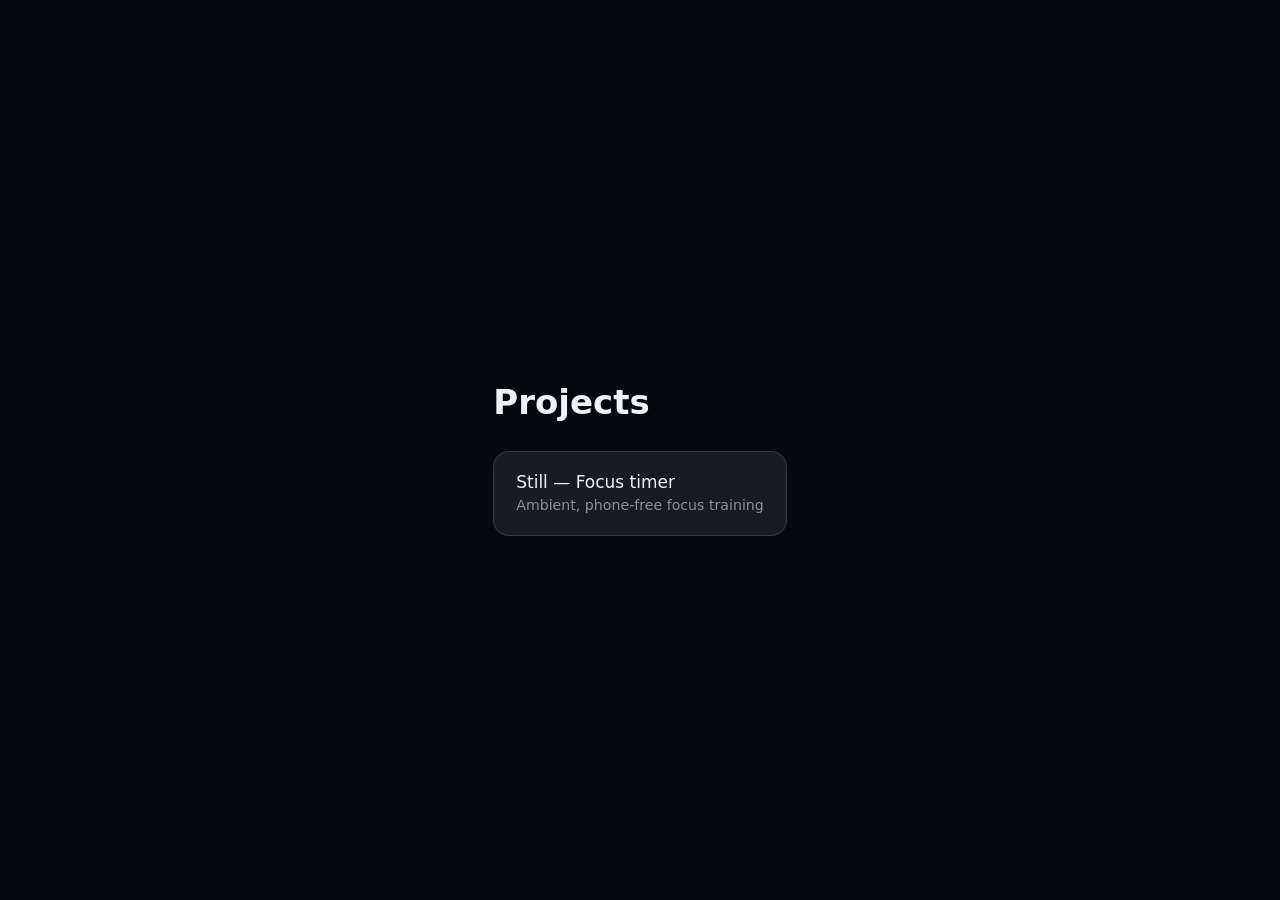
<file: index.html>
<!doctype html>
<html lang="en">
<head>
  <meta charset="utf-8">
  <meta name="viewport" content="width=device-width, initial-scale=1">
  <title>Test-Learn</title>
  <style>
    body { margin: 0; min-height: 100vh; display: grid; place-items: center; background: #05080d; color: #eef2f7;
           font: 17px/1.5 -apple-system, system-ui, sans-serif; padding: 16px; box-sizing: border-box; }
    a { display: block; padding: 18px 22px; margin: 10px 0; border-radius: 16px; background: rgba(255,255,255,.08);
        border: 1px solid rgba(255,255,255,.12); color: inherit; text-decoration: none; }
    small { display: block; opacity: .55; }
  </style>
</head>
<body>
  <main>
    <h1>Projects</h1>
    <a href="focus-timer/">Still — Focus timer<small>Ambient, phone-free focus training</small></a>
  </main>
</body>
</html>
</file>
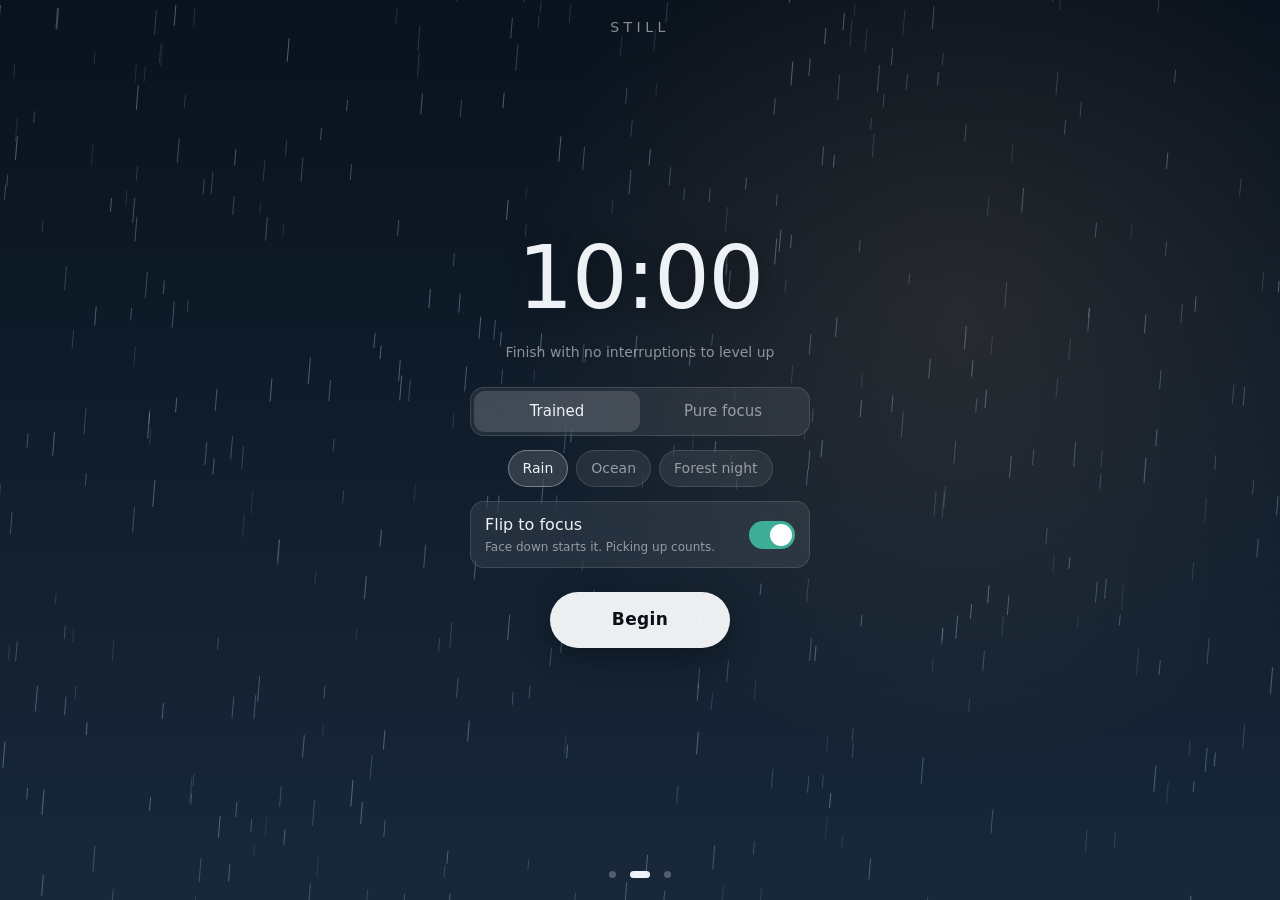
<file: focus-timer/index.html>
<!doctype html>
<html lang="en">
<head>
  <meta charset="utf-8">
  <meta name="viewport" content="width=device-width, initial-scale=1, viewport-fit=cover">
  <!-- These make it behave like an app when added to the iPhone Home Screen -->
  <meta name="apple-mobile-web-app-capable" content="yes">
  <meta name="mobile-web-app-capable" content="yes">
  <meta name="apple-mobile-web-app-status-bar-style" content="black-translucent">
  <meta name="apple-mobile-web-app-title" content="Still">
  <meta name="theme-color" content="#05080d">
  <title>Still</title>
  <link rel="manifest" href="manifest.webmanifest">
  <link rel="apple-touch-icon" href="icons/icon-180.png">
  <link rel="icon" href="icons/icon-180.png">
  <link rel="stylesheet" href="styles.css">
</head>
<body data-state="idle">
  <!-- The animated nature scene sits behind everything -->
  <canvas id="scene" aria-hidden="true"></canvas>

  <!-- Three side-by-side pages you swipe between: Stats ← Focus → Insights -->
  <main id="pager">
    <section class="page panel" id="page-stats" aria-label="Stats">
      <div class="page-inner" id="stats-body"></div>
    </section>

    <section class="page" id="page-focus" aria-label="Focus">
      <!-- Before a session -->
      <div class="view" id="view-idle">
        <header class="brand">Still</header>
        <div class="hero">
          <div id="big-time" class="big-time">10:00</div>
          <div id="big-caption" class="caption"></div>
        </div>
        <div class="controls">
          <div class="segmented" role="radiogroup" aria-label="Mode">
            <button data-mode="trained" role="radio">Trained</button>
            <button data-mode="pure" role="radio">Pure focus</button>
          </div>
          <div class="chips" role="radiogroup" aria-label="Soundscape">
            <button data-scene="rain" role="radio">Rain</button>
            <button data-scene="ocean" role="radio">Ocean</button>
            <button data-scene="forest" role="radio">Forest night</button>
          </div>
          <label class="switch-row">
            <span>Flip to focus<small>Face down starts it. Picking up counts.</small></span>
            <input type="checkbox" id="flip-toggle">
            <span class="switch" aria-hidden="true"></span>
          </label>
        </div>
        <button id="start-btn" class="start">Begin</button>
      </div>

      <!-- After running the "Focus On" Shortcut, waiting for a tap to begin -->
      <div class="view" id="view-prepped" hidden>
        <p class="lead">Focus mode on?</p>
        <p class="caption">Tap when you're ready.</p>
        <button id="begin-btn" class="start">Begin</button>
        <button class="link" data-cancel>Cancel</button>
      </div>

      <!-- Waiting for the phone to go face down -->
      <div class="view" id="view-arming" hidden>
        <div class="flip-icon" aria-hidden="true"><div></div></div>
        <p class="lead" id="arming-text">Place your phone face down to begin</p>
        <button class="link" data-cancel id="arming-cancel">Cancel</button>
      </div>

      <!-- During a session: almost nothing on screen. Tap to show controls. -->
      <div class="view" id="view-run" hidden>
        <div id="run-time" class="run-time">00:00</div>
        <div class="run-ui">
          <p class="caption" id="run-caption"></p>
          <button id="end-btn" class="ghost">End</button>
        </div>
        <p class="tap-hint">Tap to show controls</p>
      </div>

      <!-- Session summary -->
      <div class="view" id="view-done" hidden>
        <p class="lead" id="done-title"></p>
        <p class="caption" id="done-detail"></p>
        <p class="caption" id="done-ladder"></p>
        <button id="done-btn" class="start">Done</button>
      </div>
    </section>

    <section class="page panel" id="page-insights" aria-label="Insights">
      <div class="page-inner">
        <div id="insights-body"></div>

        <section class="card">
          <div class="card-head"><h2>Focus Mode shortcut</h2></div>
          <label class="switch-row">
            <span>Run Shortcuts on start/end<small>Silences notifications automatically</small></span>
            <input type="checkbox" id="sc-toggle">
            <span class="switch" aria-hidden="true"></span>
          </label>
          <div class="field"><label for="sc-start">Start shortcut name</label><input id="sc-start" autocomplete="off"></div>
          <div class="field"><label for="sc-end">End shortcut name</label><input id="sc-end" autocomplete="off"></div>
          <details>
            <summary>How to set it up (2 min)</summary>
            <ol class="small">
              <li>Open the <b>Shortcuts</b> app → tap <b>+</b>.</li>
              <li>Add the action <b>Set Focus</b> → choose <b>Do Not Disturb</b> → <b>Turn On</b> → <b>Until Turned Off</b>.</li>
              <li>Name it exactly <b>Focus On</b> (or match the name above).</li>
              <li>Make a second shortcut that turns it <b>Off</b>, named <b>Focus Off</b>.</li>
              <li>Turn the switch above on. When you tap Begin, Still opens the shortcut; tap <b>◀ Still</b> in the top-left corner to come back.</li>
            </ol>
          </details>
          <button class="ghost small" id="sc-test">Test start shortcut</button>
        </section>

        <section class="card">
          <div class="card-head"><h2>Settings</h2></div>
          <div class="field"><label for="volume">Sound volume</label><input type="range" id="volume" min="0" max="1" step="0.05"></div>
          <div class="row-buttons">
            <button class="ghost small" id="export-btn">Export data</button>
            <button class="ghost small danger" id="reset-btn">Reset all data</button>
          </div>
          <p class="muted small">Your data stays on this device.</p>
        </section>
      </div>
    </section>
  </main>

  <nav id="dots" aria-label="Screens">
    <button data-page="0" aria-label="Stats"></button>
    <button data-page="1" aria-label="Focus"></button>
    <button data-page="2" aria-label="Insights"></button>
  </nav>

  <!-- Urge-surfing sheet: appears when you leave, pick up, or try to end early -->
  <div id="sheet" class="sheet" hidden role="dialog" aria-modal="true" aria-labelledby="sheet-title">
    <div class="sheet-card">
      <h2 id="sheet-title"></h2>
      <p class="caption" id="sheet-sub"></p>
      <div class="breath"><div class="breath-circle"></div><div class="breath-label" id="breath-label">Breathe in</div></div>
      <p class="caption" id="breath-count">1:00</p>
      <p class="q">What pulled you?</p>
      <div class="chips" id="reason-chips">
        <button data-reason="bored">Bored</button>
        <button data-reason="notification">Notification</button>
        <button data-reason="needed">Needed something</button>
        <button data-reason="other">Other</button>
      </div>
      <button id="back-btn" class="start small">Back to focus</button>
      <button id="end-session-btn" class="link" hidden>End session</button>
    </div>
  </div>

  <div id="toast" class="toast" hidden></div>

  <script type="module" src="js/app.js"></script>
</body>
</html>
</file>
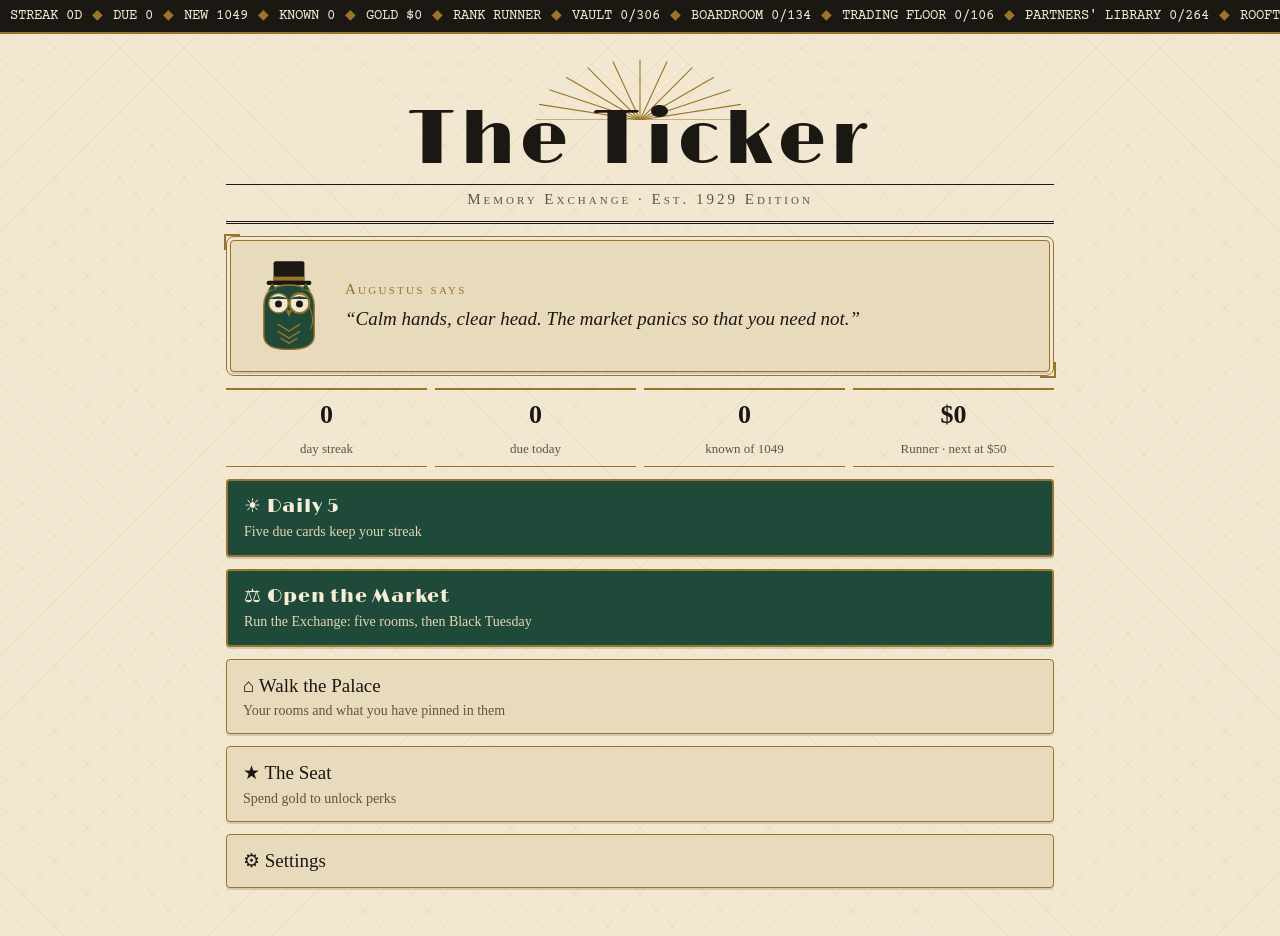
<file: memory-game/index.html>
<!doctype html>
<!--
  index.html — the single page the whole game lives in.
  Big picture: HTML is the skeleton, style.css is the look, and the js/ files
  are the behaviour. Scripts load in order at the bottom: data first, then
  the helpers, then app.js, which uses all of them.
-->
<html lang="en">
<head>
  <meta charset="utf-8">
  <meta name="viewport" content="width=device-width, initial-scale=1, viewport-fit=cover">
  <title>The Ticker</title>
  <meta name="description" content="A 1920s Wall Street memory roguelike with spaced repetition.">

  <!-- Home Screen app settings (iPhone/iPad) -->
  <link rel="manifest" href="manifest.webmanifest">
  <meta name="apple-mobile-web-app-capable" content="yes">
  <meta name="mobile-web-app-capable" content="yes">
  <meta name="apple-mobile-web-app-status-bar-style" content="black-translucent">
  <meta name="apple-mobile-web-app-title" content="The Ticker">
  <link rel="apple-touch-icon" href="icons/icon-180.png">
  <link rel="icon" href="icons/icon-192.png">
  <meta name="theme-color" content="#14110c">

  <!-- Fonts: Limelight (Art Deco headlines), Old Standard TT (1920s newsprint),
       Courier Prime (ticker tape). The service worker caches them for offline. -->
  <link rel="preconnect" href="https://fonts.googleapis.com">
  <link rel="preconnect" href="https://fonts.gstatic.com" crossorigin>
  <link href="https://fonts.googleapis.com/css2?family=Limelight&family=Old+Standard+TT:ital,wght@0,400;0,700;1,400&family=Courier+Prime:wght@400;700&display=swap" rel="stylesheet">
  <link rel="stylesheet" href="style.css">
</head>
<body>
  <div id="tape" class="tape" aria-hidden="true"></div>
  <main id="app"></main>

  <script src="js/cards-data.js"></script>
  <script src="js/srs.js"></script>
  <script src="js/store.js"></script>
  <script src="js/answer.js"></script>
  <script src="js/fx.js"></script>
  <script src="js/theme.js"></script>
  <script src="js/art.js"></script>
  <script src="js/app.js"></script>
</body>
</html>
</file>
<file: focus-timer/styles.css>
/* styles.css — the look. Dark, calm, glassy panels over the animated scene. */

:root {
  --bg: #05080d;
  --text: #eef2f7;
  --muted: rgba(238, 242, 247, 0.55);
  --glass: rgba(255, 255, 255, 0.08);
  --glass-strong: rgba(255, 255, 255, 0.14);
  --line: rgba(255, 255, 255, 0.12);
  --accent: #7fe0c2;
  --danger: #ff8a8a;
  --h0: rgba(255, 255, 255, 0.06);
  --h1: #1d4d4a;
  --h2: #2a7a6f;
  --h3: #3fae97;
  --h4: #7fe0c2;
  --clock: 1;
  --safe-top: env(safe-area-inset-top, 0px);
  --safe-bottom: env(safe-area-inset-bottom, 0px);
}

* { box-sizing: border-box; -webkit-tap-highlight-color: transparent; }

html, body {
  margin: 0;
  height: 100%;
  background: var(--bg);
  color: var(--text);
  font: 16px/1.4 -apple-system, BlinkMacSystemFont, "SF Pro Text", system-ui, sans-serif;
  overscroll-behavior: none;
  overflow: hidden;
  -webkit-user-select: none;
  user-select: none;
}

button { font: inherit; color: inherit; border: 0; background: none; cursor: pointer; }
[hidden] { display: none !important; }

#scene { position: fixed; inset: 0; width: 100%; height: 100%; }

/* ---------- Pager: three full-width pages, snapping ---------- */
#pager {
  position: fixed;
  inset: 0;
  display: flex;
  overflow-x: auto;
  overflow-y: hidden;
  scroll-snap-type: x mandatory;
  scrollbar-width: none;
}
#pager::-webkit-scrollbar { display: none; }
body.locked #pager { overflow-x: hidden; }

.page {
  flex: 0 0 100%;
  height: 100%;
  scroll-snap-align: center;
  scroll-snap-stop: always;
  overflow-y: auto;
  position: relative;
}
.panel {
  background: rgba(5, 8, 13, 0.72);
  -webkit-backdrop-filter: blur(18px);
  backdrop-filter: blur(18px);
}
.page-inner {
  max-width: 560px;
  margin: 0 auto;
  padding: calc(var(--safe-top) + 28px) 16px calc(var(--safe-bottom) + 64px);
  -webkit-user-select: text;
  user-select: text;
}

#dots {
  position: fixed;
  left: 50%;
  bottom: calc(var(--safe-bottom) + 14px);
  transform: translateX(-50%);
  display: flex;
  gap: 4px;
  transition: opacity 0.4s;
}
#dots button { padding: 8px 5px; }
#dots button::before {
  content: "";
  display: block;
  width: 7px; height: 7px;
  border-radius: 50%;
  background: var(--muted);
  opacity: 0.5;
  transition: all 0.25s;
}
#dots button.on::before { width: 20px; border-radius: 4px; opacity: 1; background: var(--text); }
body.locked #dots { opacity: 0; pointer-events: none; }

/* ---------- Focus page ---------- */
#page-focus .view {
  position: absolute;
  inset: 0;
  display: flex;
  flex-direction: column;
  align-items: center;
  justify-content: center;
  gap: 18px;
  padding: calc(var(--safe-top) + 20px) 16px calc(var(--safe-bottom) + 56px);
  text-align: center;
}

.brand {
  position: absolute;
  top: calc(var(--safe-top) + 18px);
  font-size: 14px;
  letter-spacing: 0.32em;
  text-transform: uppercase;
  color: var(--muted);
}
.hero { margin-bottom: 6px; }
.big-time {
  font-size: clamp(56px, 18vw, 88px);
  font-weight: 200;
  letter-spacing: -0.02em;
  font-variant-numeric: tabular-nums;
  text-shadow: 0 2px 24px rgba(0, 0, 0, 0.4);
}
.caption { color: var(--muted); font-size: 14px; margin: 4px 0 0; }
.lead { font-size: 22px; font-weight: 300; margin: 0; max-width: 300px; }
.small { font-size: 13px; }
.muted { color: var(--muted); }

.controls { display: flex; flex-direction: column; gap: 14px; width: 100%; max-width: 340px; }

.segmented {
  display: flex;
  background: var(--glass);
  border: 1px solid var(--line);
  border-radius: 14px;
  padding: 3px;
  -webkit-backdrop-filter: blur(12px);
  backdrop-filter: blur(12px);
}
.segmented button { flex: 1; padding: 10px; border-radius: 11px; font-size: 15px; color: var(--muted); transition: all 0.2s; }
.segmented button[aria-checked="true"] { background: var(--glass-strong); color: var(--text); }

.chips { display: flex; flex-wrap: wrap; gap: 8px; justify-content: center; }
.chips button {
  padding: 8px 14px;
  border-radius: 999px;
  border: 1px solid var(--line);
  background: var(--glass);
  font-size: 14px;
  color: var(--muted);
  -webkit-backdrop-filter: blur(12px);
  backdrop-filter: blur(12px);
  transition: all 0.2s;
}
.chips button[aria-checked="true"] { color: var(--text); background: var(--glass-strong); border-color: rgba(255, 255, 255, 0.35); }
.chips button.on { color: #0a1018; background: var(--accent); border-color: var(--accent); }

.switch-row {
  display: flex;
  align-items: center;
  justify-content: space-between;
  gap: 12px;
  text-align: left;
  padding: 12px 14px;
  border-radius: 14px;
  background: var(--glass);
  border: 1px solid var(--line);
  cursor: pointer;
  -webkit-backdrop-filter: blur(12px);
  backdrop-filter: blur(12px);
}
.switch-row small { display: block; color: var(--muted); font-size: 12px; margin-top: 2px; }
.switch-row input { position: absolute; opacity: 0; pointer-events: none; }
.switch { flex: none; width: 46px; height: 28px; border-radius: 14px; background: rgba(255, 255, 255, 0.18); position: relative; transition: background 0.2s; }
.switch::after { content: ""; position: absolute; top: 3px; left: 3px; width: 22px; height: 22px; border-radius: 50%; background: #fff; transition: transform 0.2s; }
.switch-row input:checked + .switch { background: var(--h3); }
.switch-row input:checked + .switch::after { transform: translateX(18px); }
.switch-row input:focus-visible + .switch { outline: 2px solid var(--accent); outline-offset: 2px; }

.start {
  margin-top: 6px;
  min-width: 180px;
  padding: 16px 32px;
  border-radius: 999px;
  background: rgba(255, 255, 255, 0.92);
  color: #0a1018;
  font-size: 17px;
  font-weight: 600;
  letter-spacing: 0.02em;
  box-shadow: 0 8px 30px rgba(0, 0, 0, 0.35);
  transition: transform 0.15s;
}
.start:active { transform: scale(0.97); }
.start.small { min-width: 0; padding: 13px 28px; font-size: 16px; }
.ghost { padding: 10px 22px; border-radius: 999px; border: 1px solid var(--line); background: var(--glass); }
.ghost.small { padding: 8px 14px; font-size: 14px; }
.danger { color: var(--danger); }
.link { color: var(--muted); padding: 10px; font-size: 15px; }

/* Arming: a phone icon slowly flipping */
.flip-icon { width: 54px; height: 90px; perspective: 400px; }
.flip-icon div {
  width: 100%; height: 100%;
  border: 2px solid var(--text);
  border-radius: 12px;
  animation: flip 2.6s ease-in-out infinite;
}
@keyframes flip { 0%, 20% { transform: rotateX(0); } 60%, 100% { transform: rotateX(180deg); opacity: 0.3; } }

/* Running: just the fading clock. Tap reveals the rest. */
.run-time {
  font-size: clamp(48px, 15vw, 76px);
  font-weight: 200;
  font-variant-numeric: tabular-nums;
  opacity: var(--clock);
  transition: opacity 0.6s;
}
.run-ui { opacity: 0; pointer-events: none; transition: opacity 0.4s; display: flex; flex-direction: column; align-items: center; gap: 14px; }
body.reveal .run-time { opacity: 1; }
body.reveal .run-ui { opacity: 1; pointer-events: auto; }
.tap-hint { position: absolute; bottom: calc(var(--safe-bottom) + 24px); font-size: 12px; color: var(--muted); opacity: calc(var(--clock) * 0.8); transition: opacity 0.4s; }
body.reveal .tap-hint { opacity: 0; }

/* ---------- Urge-surfing sheet ---------- */
.sheet {
  position: fixed;
  inset: 0;
  display: flex;
  align-items: flex-end;
  justify-content: center;
  background: rgba(0, 0, 0, 0.55);
  animation: fade-in 0.3s;
  z-index: 10;
}
.sheet-card {
  width: 100%;
  max-width: 480px;
  padding: 26px 20px calc(var(--safe-bottom) + 22px);
  border-radius: 26px 26px 0 0;
  background: rgba(16, 22, 32, 0.92);
  -webkit-backdrop-filter: blur(24px);
  backdrop-filter: blur(24px);
  border-top: 1px solid var(--line);
  text-align: center;
  display: flex;
  flex-direction: column;
  align-items: center;
  gap: 10px;
  animation: slide-up 0.35s ease-out;
}
.sheet-card h2 { margin: 0; font-weight: 500; font-size: 21px; }
.sheet-card .caption { max-width: 320px; }
.breath { position: relative; width: 150px; height: 150px; display: grid; place-items: center; margin: 6px 0; }
.breath-circle {
  position: absolute; inset: 0;
  border-radius: 50%;
  background: radial-gradient(circle, rgba(127, 224, 194, 0.45), rgba(127, 224, 194, 0.08) 70%);
  border: 1px solid rgba(127, 224, 194, 0.5);
  animation: breathe 10s ease-in-out infinite;
}
.breath-label { position: relative; font-size: 15px; }
@keyframes breathe { 0% { transform: scale(0.55); } 40% { transform: scale(1); } 100% { transform: scale(0.55); } }
.q { margin: 8px 0 0; font-size: 14px; color: var(--muted); }
@keyframes fade-in { from { opacity: 0; } }
@keyframes slide-up { from { transform: translateY(40px); opacity: 0; } }

.toast {
  position: fixed;
  left: 50%;
  top: calc(var(--safe-top) + 14px);
  transform: translateX(-50%);
  max-width: calc(100% - 32px);
  padding: 10px 16px;
  border-radius: 14px;
  background: rgba(20, 28, 40, 0.95);
  border: 1px solid var(--line);
  font-size: 14px;
  z-index: 20;
  animation: fade-in 0.3s;
}

/* ---------- Stats + Insights pages ---------- */
h1 { font-size: 30px; font-weight: 600; margin: 0 0 16px; }
h2 { font-size: 16px; font-weight: 600; margin: 0; }

.tiles { display: grid; grid-template-columns: 1fr 1fr; gap: 10px; margin-bottom: 12px; }
.tile { padding: 14px; border-radius: 16px; background: var(--glass); border: 1px solid var(--line); }
.tile-num { font-size: 26px; font-weight: 600; font-variant-numeric: tabular-nums; }
.tile-num span { font-size: 15px; color: var(--muted); margin-left: 2px; font-weight: 500; }
.tile-label { font-size: 12px; color: var(--muted); margin-top: 2px; }
.up { color: var(--accent); }
.down { color: var(--danger); }

.card { padding: 16px; border-radius: 18px; background: var(--glass); border: 1px solid var(--line); margin-bottom: 12px; }
.card-head { display: flex; justify-content: space-between; align-items: baseline; margin-bottom: 12px; }
.card-head .muted { font-size: 13px; }
.insight p { margin: 0; line-height: 1.5; }
.insight b { color: var(--accent); font-weight: 600; }

.heatmap {
  display: grid;
  grid-template-columns: repeat(var(--weeks), 1fr);
  grid-template-rows: repeat(7, auto);
  grid-auto-flow: column;
  gap: 3px;
}
.cell { display: block; aspect-ratio: 1; border-radius: 3px; padding: 0; background: var(--h0); }
.cell.l1 { background: var(--h1); }
.cell.l2 { background: var(--h2); }
.cell.l3 { background: var(--h3); }
.cell.l4 { background: var(--h4); }
.cell.lx { background: transparent; }
.cell.today { outline: 1.5px solid rgba(255, 255, 255, 0.7); outline-offset: 0; }
.heat-foot { display: flex; justify-content: space-between; align-items: center; margin-top: 10px; font-size: 12px; gap: 8px; }
.legend { display: flex; align-items: center; gap: 3px; color: var(--muted); }
.legend .cell { width: 10px; height: 10px; }

.list { list-style: none; margin: 0; padding: 0; }
.list li { display: flex; justify-content: space-between; gap: 10px; padding: 10px 0; border-top: 1px solid var(--line); font-size: 15px; }
.list li:first-child { border-top: 0; padding-top: 0; }
.list small { display: block; font-size: 12px; }
.list .right { text-align: right; font-variant-numeric: tabular-nums; }

.ladder { height: 8px; border-radius: 4px; background: var(--h0); overflow: hidden; margin-bottom: 10px; }
.ladder div { height: 100%; min-width: 8px; background: linear-gradient(90deg, var(--h2), var(--h4)); border-radius: 4px; }

.bars { display: flex; flex-direction: column; gap: 9px; }
.bar-row { display: grid; grid-template-columns: 130px 1fr 26px; align-items: center; gap: 10px; font-size: 14px; }
.bar-row b { text-align: right; font-weight: 600; font-variant-numeric: tabular-nums; }
.bar { height: 8px; border-radius: 4px; background: var(--h0); overflow: hidden; }
.bar div { height: 100%; background: var(--h3); border-radius: 4px; }

.card .switch-row { margin-bottom: 12px; }
.field { display: flex; flex-direction: column; gap: 6px; margin-bottom: 12px; font-size: 14px; }
.field label { color: var(--muted); }
.field input:not([type="range"]) {
  font: inherit;
  font-size: 16px; /* 16px stops iOS zooming in on tap */
  color: var(--text);
  background: rgba(0, 0, 0, 0.25);
  border: 1px solid var(--line);
  border-radius: 10px;
  padding: 10px 12px;
}
.field input[type="range"] { width: 100%; accent-color: var(--h3); }
details { margin-bottom: 12px; font-size: 14px; }
summary { cursor: pointer; color: var(--accent); }
ol { padding-left: 20px; margin: 10px 0 0; line-height: 1.6; }
.row-buttons { display: flex; gap: 8px; flex-wrap: wrap; margin-bottom: 8px; }

@media (prefers-reduced-motion: reduce) {
  .breath-circle, .flip-icon div { animation-duration: 20s; }
}
</file>
<file: memory-game/style.css>
/* style.css — the look of The Ticker: 1920s Wall Street, Art Deco.
   Big picture: colours are defined once as variables on :root ("tokens").
   Dark mode just swaps those variables, so every component follows. */

:root {
  --paper: #f2e8d2;      /* aged newsprint */
  --paper-2: #e8dbbd;
  --ink: #1b1712;        /* printer's ink */
  --muted: #5e5442;
  --gold: #9a7428;       /* brass and gilt, darker on paper for contrast */
  --accent: #1f4a3a;     /* banker's green */
  --good: #1f6b3f;
  --bad: #9b2c22;
  --shadow: 0 2px 0 rgba(27, 23, 18, .15);
  --radius: 4px;
  --display: 'Limelight', 'Didot', Georgia, serif;
  --body: 'Old Standard TT', Georgia, 'Times New Roman', serif;
  --mono: 'Courier Prime', 'Courier New', monospace;
  color-scheme: light;
}

/* Dark: a midnight trading floor lit by brass lamps. */
@media (prefers-color-scheme: dark) {
  :root:not([data-theme="light"]) {
    --paper: #14110c; --paper-2: #1f1a12; --ink: #f1e6cc; --muted: #b5a684;
    --gold: #d4ad55; --accent: #2b5e4b; --good: #5fbf85; --bad: #e0705f;
    --shadow: 0 2px 0 rgba(0, 0, 0, .5); color-scheme: dark;
  }
}
:root[data-theme="dark"] {
  --paper: #14110c; --paper-2: #1f1a12; --ink: #f1e6cc; --muted: #b5a684;
  --gold: #d4ad55; --accent: #2b5e4b; --good: #5fbf85; --bad: #e0705f;
  --shadow: 0 2px 0 rgba(0, 0, 0, .5); color-scheme: dark;
}

* { box-sizing: border-box; }
html { -webkit-text-size-adjust: 100%; }
body {
  margin: 0; min-height: 100vh;
  background: var(--paper);
  /* faint Art Deco fan pattern */
  background-image: repeating-linear-gradient(45deg, transparent 0 22px, color-mix(in srgb, var(--gold) 6%, transparent) 22px 23px),
                    repeating-linear-gradient(-45deg, transparent 0 22px, color-mix(in srgb, var(--gold) 6%, transparent) 22px 23px);
  color: var(--ink); font-family: var(--body); font-size: 18px; line-height: 1.45;
  padding: env(safe-area-inset-top) 0 env(safe-area-inset-bottom);
}
main { max-width: 860px; margin: 0 auto; padding: 12px 16px 48px; }
button { font: inherit; color: inherit; }
a { color: var(--gold); }

/* ---------- ticker tape ---------- */
.tape { position: sticky; top: 0; z-index: 5; overflow: hidden; white-space: nowrap;
  background: var(--ink); color: var(--paper); font-family: var(--mono); font-size: 14px;
  border-bottom: 2px solid var(--gold); padding: 6px 0; }
.tape-track { display: inline-block; animation: tape 60s linear infinite; }
.tape span { padding: 0 10px; }
.tape .dot { color: var(--gold); padding: 0; }
@keyframes tape { from { transform: translateX(0); } to { transform: translateX(-50%); } }
@media (prefers-reduced-motion: reduce) { .tape-track { animation: none; } }

/* ---------- frames: double gilt border with stepped corners ---------- */
.card-frame { position: relative; background: var(--paper-2); border: 1px solid var(--gold);
  outline: 1px solid var(--gold); outline-offset: 3px; border-radius: var(--radius);
  box-shadow: var(--shadow); margin: 16px 4px; padding: 16px; }
.card-frame::before, .card-frame::after { content: ''; position: absolute; width: 14px; height: 14px; border: 2px solid var(--gold); }
.card-frame::before { top: -7px; left: -7px; border-right: 0; border-bottom: 0; }
.card-frame::after { bottom: -7px; right: -7px; border-left: 0; border-top: 0; }

/* ---------- masthead ---------- */
.masthead { text-align: center; padding-top: 8px; border-bottom: 3px double var(--ink); }
.masthead h1 { font-family: var(--display); font-weight: 400; font-size: clamp(44px, 12vw, 76px);
  letter-spacing: .06em; margin: -18px 0 0; line-height: 1; }
.sunburst { width: 220px; max-width: 70%; display: block; margin: 0 auto; }
.edition { font-variant: small-caps; letter-spacing: .2em; color: var(--muted); margin: 6px 0 10px;
  border-top: 1px solid var(--ink); padding-top: 4px; font-size: 15px; }

.deco-h { font-family: var(--display); font-weight: 400; text-align: center; letter-spacing: .08em; margin: 8px 0 0; }
h2, h3 { font-family: var(--display); font-weight: 400; letter-spacing: .03em; }
.sub { color: var(--muted); font-size: 16px; }
.center { text-align: center; }
.notice { text-align: center; border: 1px dashed var(--gold); padding: 10px; }

/* ---------- mentor ---------- */
.mentor { display: flex; gap: 14px; align-items: center; }
.art { width: 100%; height: auto; display: block; }
.owl { width: 84px; flex: none; }
.mentor-name { margin: 0; font-variant: small-caps; letter-spacing: .15em; color: var(--gold); font-size: 15px; }
.mentor-line { margin: 4px 0 0; font-style: italic; font-size: 19px; }

/* ---------- stats ---------- */
.stats { display: grid; grid-template-columns: repeat(4, 1fr); gap: 8px; text-align: center; margin: 8px 0; }
.stats div { border-top: 2px solid var(--gold); border-bottom: 1px solid var(--gold); padding: 6px 2px; }
.stats b { display: block; font-family: var(--body); font-weight: 700; font-size: 26px; }
.stats span { font-size: 13px; color: var(--muted); }

/* ---------- buttons ---------- */
.menu { display: grid; gap: 12px; margin-top: 12px; }
.btn { display: block; width: 100%; text-align: left; min-height: 52px; padding: 12px 16px; cursor: pointer;
  background: var(--paper-2); border: 1px solid var(--gold); border-radius: var(--radius); font-size: 19px; box-shadow: var(--shadow); }
.btn small { display: block; font-size: 14px; color: var(--muted); margin-top: 2px; }
.btn.primary { background: var(--accent); color: #f6edd6; border: 2px solid var(--gold); font-family: var(--display); letter-spacing: .04em; }
.btn.primary small { color: #e3d6b4; font-family: var(--body); letter-spacing: 0; }
.btn.ghost { background: transparent; box-shadow: none; width: auto; min-height: 44px; display: inline-block; }
.btn.danger { border-color: var(--bad); color: var(--bad); }
.btn:disabled { opacity: .45; }
.btn:active, .choice:active, .door:active, .perk:active { transform: translateY(1px); }

/* ---------- top bars ---------- */
.bar { display: flex; align-items: center; justify-content: space-between; gap: 10px; padding: 4px 0;
  border-bottom: 1px solid var(--gold); font-variant: small-caps; letter-spacing: .1em; }
.meter { position: relative; flex: 1; height: 26px; border: 1px solid var(--gold); background: var(--paper); overflow: hidden; border-radius: 2px; }
.meter i { position: absolute; inset: 0 auto 0 0; background: var(--good); transition: width .4s; }
.meter.enemy i { background: var(--bad); }
.meter span { position: relative; z-index: 1; display: table; margin: 3px auto 0; padding: 0 8px; background: var(--paper); border: 1px solid var(--gold); font-family: var(--mono); font-size: 13px; line-height: 17px; color: var(--ink); }
.charges { font-family: var(--mono); color: var(--gold); white-space: nowrap; }

/* ---------- doors & rooms ---------- */
.door { display: block; width: calc(100% - 8px); text-align: left; cursor: pointer; }
.door-floor { display: block; font-variant: small-caps; letter-spacing: .15em; color: var(--gold); font-size: 14px; }
.door-name { display: block; font-family: var(--display); font-size: 26px; }
.door-blurb { display: block; font-size: 16px; }
.door-meta { display: block; font-family: var(--mono); font-size: 13px; color: var(--muted); margin-top: 6px; }
.rooms { display: grid; gap: 4px; }
@media (min-width: 700px) { .rooms, .doors { display: grid; grid-template-columns: 1fr 1fr; gap: 8px; }
  .doors h2, .doors .sub { grid-column: 1 / -1; } }

/* ---------- monster ---------- */
.monster { display: grid; grid-template-columns: 110px 1fr; gap: 14px; align-items: center; }
.monster h3 { margin: 0; font-size: 24px; }
.monster-line { margin: 2px 0 8px; font-style: italic; font-size: 16px; color: var(--muted); }
.monster.boss { border-width: 2px; }
.monster-art { position: relative; }
.combo { margin: 6px 0 0; font-family: var(--mono); color: var(--gold); }
.shake { animation: shake .35s; }
@keyframes shake { 25% { transform: translateX(-5px) rotate(-2deg); } 75% { transform: translateX(5px) rotate(2deg); } }
.pop { position: absolute; left: 50%; top: 10%; transform: translateX(-50%); font-family: var(--body); font-weight: 700; font-size: 26px;
  animation: pop 1s forwards; pointer-events: none; text-shadow: 0 0 4px var(--paper); }
.pop.hit { color: var(--bad); } .pop.hurt { color: var(--bad); } .pop.hedge { color: var(--gold); }
@keyframes pop { to { top: -30%; opacity: 0; } }

/* ---------- question card ---------- */
.qmeta { display: flex; justify-content: space-between; align-items: center; gap: 8px; }
.locus { font-variant: small-caps; letter-spacing: .08em; color: var(--gold); font-size: 14px; }
.flag { background: none; border: 1px solid transparent; font-size: 20px; min-width: 44px; min-height: 44px; cursor: pointer; color: var(--muted); }
.topic { margin: 0; font-size: 14px; color: var(--muted); font-style: italic; }
.q { font-family: var(--body); font-weight: 700; font-size: 23px; letter-spacing: 0; margin: 6px 0 14px; }
.hook { border-left: 3px solid var(--gold); padding-left: 10px; font-style: italic; font-size: 16px; }
.choices { display: grid; gap: 10px; }
@media (min-width: 700px) { .choices { grid-template-columns: 1fr 1fr; } }
.choice { text-align: left; min-height: 56px; padding: 12px 14px; border: 1px solid var(--gold); background: var(--paper);
  border-radius: var(--radius); font-size: 18px; cursor: pointer; }
.choice.struck { text-decoration: line-through; opacity: .35; }
.typed { display: grid; gap: 10px; }
.typed input { font: inherit; font-size: 20px; padding: 14px; border: 2px solid var(--gold); background: var(--paper); color: var(--ink); border-radius: var(--radius); }
.hint-line { font-family: var(--mono); color: var(--gold); }
.tools { display: flex; gap: 8px; flex-wrap: wrap; margin-top: 10px; }
.pill { border: 1px solid var(--gold); padding: 8px 12px; border-radius: 20px; font-size: 15px; }

.reveal { border-top: 3px double var(--gold); padding-top: 10px; }
.verdict { font-family: var(--display); font-size: 20px; margin: 0 0 6px; }
.reveal.good .verdict { color: var(--good); } .reveal.bad .verdict { color: var(--bad); }
.answer { font-size: 24px; font-weight: 700; margin: 4px 0; }
.your { color: var(--muted); margin: 0; }
.explain { font-size: 17px; }
.sources { font-size: 14px; color: var(--muted); }
.vocab { text-align: center; padding: 8px 0; }
.vocab .say { font-size: 32px; font-weight: 700; margin: 0; letter-spacing: .02em; }
.vocab .kana { font-size: 28px; margin: 2px 0; font-family: 'Hiragino Mincho ProN', 'Yu Mincho', serif; }
.vocab .romaji { font-size: 16px; color: var(--muted); margin: 0; font-style: italic; }

/* ---------- results, perks ---------- */
.result { text-align: center; }
.result .owl, .result .art { width: 110px; margin: 0 auto; }
.big { font-family: var(--body); font-weight: 700; font-size: 44px; margin: 4px 0; }
.perks { display: grid; gap: 10px; }
@media (min-width: 700px) { .perks { grid-template-columns: repeat(3, 1fr); } }
.perk { display: grid; gap: 4px; text-align: center; cursor: pointer; width: calc(100% - 8px); }
.perk-icon { font-size: 30px; color: var(--gold); font-family: var(--display); }
.perk small { font-size: 15px; color: var(--muted); }
.perk em { font-family: var(--mono); color: var(--gold); font-style: normal; }
.perk.owned { border-color: var(--good); }

/* ---------- palace ---------- */
.locus-block summary { display: flex; justify-content: space-between; cursor: pointer; list-style: none; min-height: 32px; align-items: center; }
.locus-block summary b { font-variant: small-caps; letter-spacing: .05em; }
.sealed { color: var(--muted); font-family: var(--mono); font-size: 14px; }
.pinned { display: grid; gap: 2px; border-top: 1px dotted var(--gold); padding-top: 6px; font-size: 16px; }
.pinned b { color: var(--accent); }
:root[data-theme="dark"] .pinned b { color: var(--gold); }
@media (prefers-color-scheme: dark) { :root:not([data-theme="light"]) .pinned b { color: var(--gold); } }

/* ---------- settings ---------- */
.settings h3 { margin: 16px 0 6px; border-bottom: 1px solid var(--gold); }
.settings .btn { margin: 8px 0; }
.row { display: flex; justify-content: space-between; align-items: center; min-height: 44px; }
.seg { display: grid; grid-template-columns: repeat(3, 1fr); border: 1px solid var(--gold); border-radius: var(--radius); overflow: hidden; }
.seg button { min-height: 44px; background: transparent; border: 0; cursor: pointer; }
.seg button.on { background: var(--accent); color: #f6edd6; }
</file>
